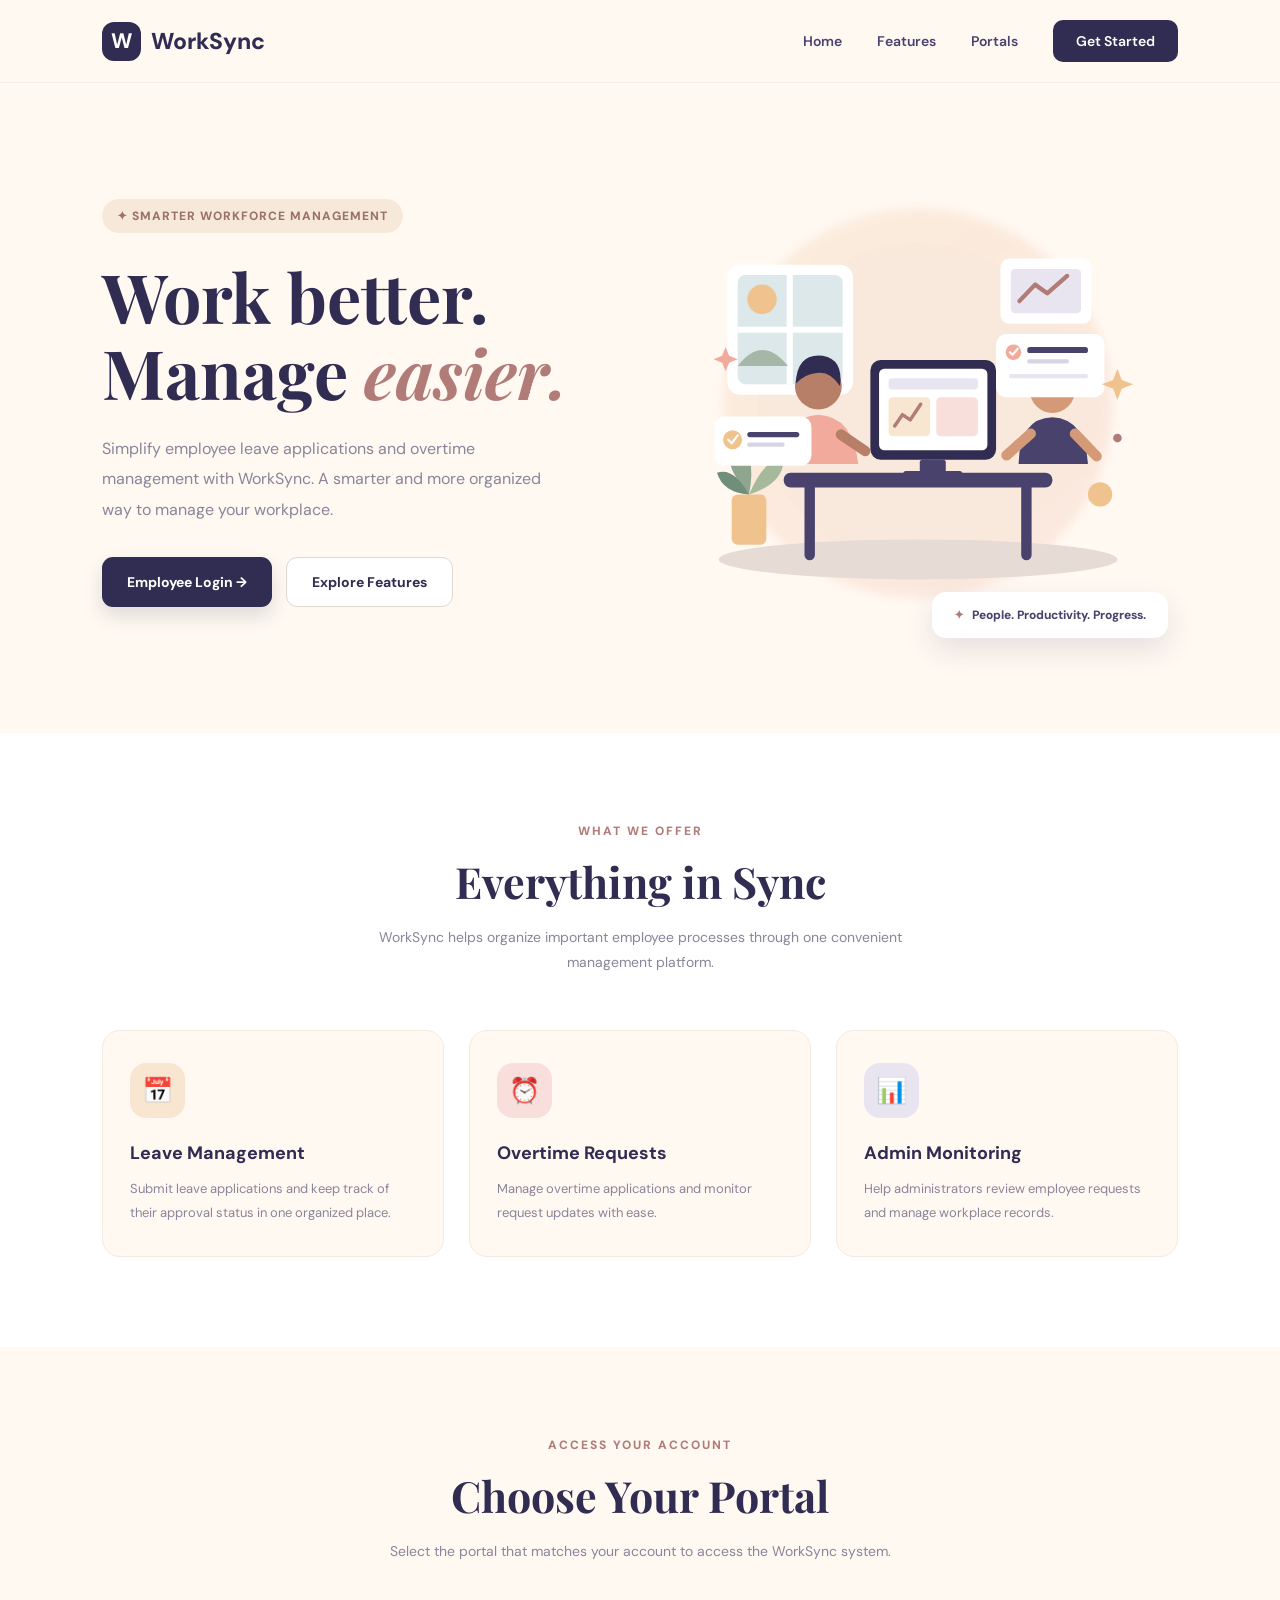
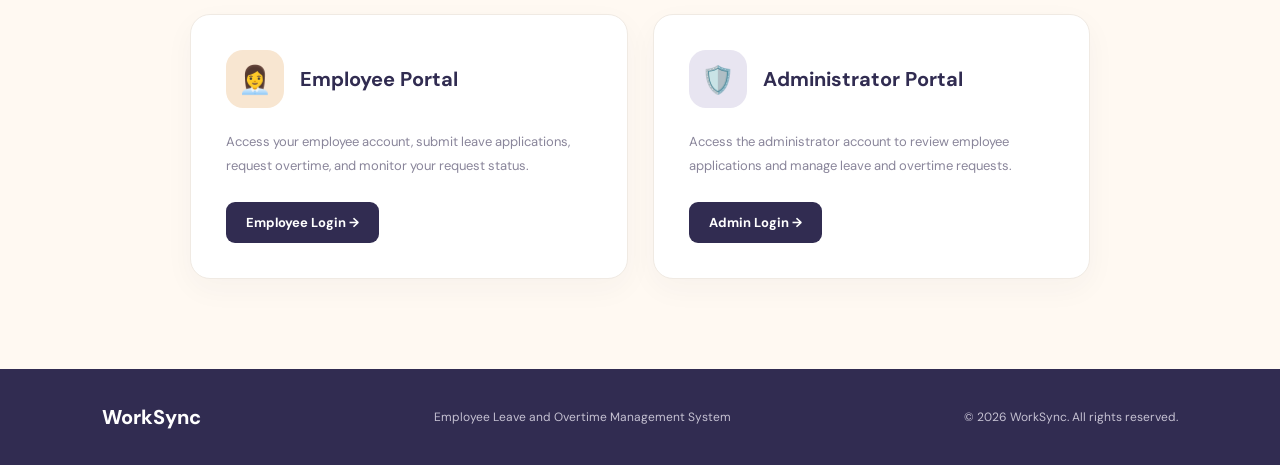
<file: WorkSync/wwwroot/index.html>
﻿
<!DOCTYPE html>
<html lang="en">
<head>
    <meta charset="UTF-8">
    <meta name="viewport" content="width=device-width, initial-scale=1.0">
    <title>WorkSync | Employee Management System</title>

    <link rel="preconnect" href="https://fonts.googleapis.com">
    <link rel="preconnect" href="https://fonts.gstatic.com" crossorigin>
    <link href="https://fonts.googleapis.com/css2?family=DM+Sans:wght@400;500;600;700;800&family=Playfair+Display:wght@600;700;800&display=swap" rel="stylesheet">

    <style>
        :root {
            --indigo: #312C51;
            --purple: #48426D;
            --peach: #F0C38E;
            --pink: #F1AA9B;
            --cream: #FFF9F2;
            --white: #FFFFFF;
            --text: #38344D;
            --muted: #89859A;
        }

        * {
            margin: 0;
            padding: 0;
            box-sizing: border-box;
        }

        html {
            scroll-behavior: smooth;
        }

        body {
            font-family: 'DM Sans', sans-serif;
            background: var(--cream);
            color: var(--text);
            overflow-x: hidden;
        }

        a {
            text-decoration: none;
            color: inherit;
        }

        /* NAVIGATION */

        .navbar {
            width: 100%;
            padding: 20px 8%;
            display: flex;
            justify-content: space-between;
            align-items: center;
            background: rgba(255, 249, 242, 0.95);
            position: sticky;
            top: 0;
            z-index: 100;
            backdrop-filter: blur(12px);
            border-bottom: 1px solid rgba(49, 44, 81, 0.06);
        }

        .logo {
            display: flex;
            align-items: center;
            gap: 10px;
            color: var(--indigo);
            font-size: 23px;
            font-weight: 800;
        }

        .logo-icon {
            width: 39px;
            height: 39px;
            border-radius: 12px;
            background: var(--indigo);
            color: white;
            display: flex;
            align-items: center;
            justify-content: center;
            font-size: 21px;
        }

        .nav-links {
            display: flex;
            align-items: center;
            gap: 35px;
        }

            .nav-links a {
                color: var(--purple);
                font-size: 14px;
                font-weight: 600;
                transition: 0.3s;
            }

                .nav-links a:hover {
                    color: #B17C78;
                }

        .nav-button {
            background: var(--indigo);
            color: white !important;
            padding: 12px 23px;
            border-radius: 10px;
        }

            .nav-button:hover {
                background: var(--purple);
                transform: translateY(-2px);
            }

        /* HERO SECTION */

        .hero {
            min-height: 650px;
            padding: 75px 8% 85px;
            display: grid;
            grid-template-columns: 1fr 1fr;
            align-items: center;
            gap: 35px;
            overflow: hidden;
        }

        .hero-content {
            max-width: 550px;
        }

        .eyebrow {
            display: inline-flex;
            align-items: center;
            gap: 8px;
            background: #F7E9DA;
            color: #9B716C;
            padding: 9px 15px;
            border-radius: 30px;
            font-size: 12px;
            font-weight: 800;
            letter-spacing: 1px;
            margin-bottom: 25px;
        }

        .hero h1 {
            font-family: 'Playfair Display', serif;
            font-size: clamp(43px, 5.5vw, 68px);
            line-height: 1.12;
            color: var(--indigo);
            margin-bottom: 24px;
        }

            .hero h1 span {
                color: #B17C78;
                font-style: italic;
            }

        .hero-description {
            max-width: 470px;
            color: var(--muted);
            font-size: 16px;
            line-height: 1.9;
            margin-bottom: 32px;
        }

        .hero-buttons {
            display: flex;
            gap: 14px;
            flex-wrap: wrap;
        }

        .primary-button,
        .secondary-button {
            display: inline-flex;
            align-items: center;
            justify-content: center;
            padding: 15px 25px;
            border-radius: 11px;
            font-size: 14px;
            font-weight: 700;
            transition: 0.3s;
        }

        .primary-button {
            background: var(--indigo);
            color: white;
            box-shadow: 0 9px 20px rgba(49, 44, 81, 0.15);
        }

            .primary-button:hover {
                background: var(--purple);
                transform: translateY(-3px);
            }

        .secondary-button {
            border: 1px solid #DED8D1;
            color: var(--indigo);
            background: white;
        }

            .secondary-button:hover {
                border-color: var(--purple);
                transform: translateY(-3px);
            }

        /* GRAPHIC ILLUSTRATION */

        .illustration-area {
            position: relative;
            min-height: 480px;
            display: flex;
            justify-content: center;
            align-items: center;
        }

        .illustration-circle {
            position: absolute;
            width: 390px;
            height: 390px;
            border-radius: 50%;
            background: linear-gradient(135deg, var(--peach), var(--pink));
            opacity: 0.22;
            filter: blur(5px);
        }

        .office-illustration {
            position: relative;
            width: 100%;
            max-width: 600px;
            z-index: 2;
            overflow: visible;
            animation: floatIllustration 5s ease-in-out infinite;
        }

        .illustration-caption {
            position: absolute;
            bottom: 5px;
            right: 10px;
            z-index: 3;
            padding: 15px 22px;
            background: white;
            border-radius: 14px;
            box-shadow: 0 12px 30px rgba(49, 44, 81, 0.12);
            color: var(--purple);
            font-size: 12px;
            font-weight: 800;
        }

            .illustration-caption span {
                color: #B17C78;
                margin-right: 5px;
            }

        @keyframes floatIllustration {
            0%, 100% {
                transform: translateY(0);
            }

            50% {
                transform: translateY(-10px);
            }
        }

        /* FEATURES */

        .features {
            padding: 90px 8%;
            background: white;
            text-align: center;
        }

        .section-label {
            color: #B17C78;
            font-size: 12px;
            font-weight: 800;
            letter-spacing: 2px;
            margin-bottom: 13px;
        }

        .section-title {
            font-family: 'Playfair Display', serif;
            font-size: clamp(30px, 4vw, 43px);
            color: var(--indigo);
            margin-bottom: 15px;
        }

        .section-description {
            color: var(--muted);
            max-width: 570px;
            margin: 0 auto;
            font-size: 14px;
            line-height: 1.8;
        }

        .feature-grid {
            display: grid;
            grid-template-columns: repeat(3, 1fr);
            gap: 25px;
            margin-top: 55px;
            text-align: left;
        }

        .feature-card {
            padding: 32px 27px;
            border-radius: 18px;
            background: var(--cream);
            border: 1px solid #F0EAE3;
            transition: 0.3s;
        }

            .feature-card:hover {
                transform: translateY(-7px);
                box-shadow: 0 15px 35px rgba(49, 44, 81, 0.08);
            }

        .feature-icon {
            width: 55px;
            height: 55px;
            border-radius: 16px;
            display: flex;
            justify-content: center;
            align-items: center;
            font-size: 25px;
            margin-bottom: 23px;
        }

        .icon-peach {
            background: #F8E6D1;
        }

        .icon-pink {
            background: #F8DFDC;
        }

        .icon-purple {
            background: #E8E5F1;
        }

        .feature-card h3 {
            color: var(--indigo);
            font-size: 18px;
            margin-bottom: 12px;
        }

        .feature-card p {
            color: var(--muted);
            font-size: 13px;
            line-height: 1.8;
        }

        /* PORTAL SECTION */

        .portals {
            padding: 90px 8%;
            text-align: center;
        }

        .portal-grid {
            display: grid;
            grid-template-columns: repeat(2, 1fr);
            gap: 25px;
            max-width: 900px;
            margin: 50px auto 0;
            text-align: left;
        }

        .portal-card {
            padding: 35px;
            border-radius: 20px;
            background: white;
            border: 1px solid #F0EAE3;
            box-shadow: 0 10px 30px rgba(49, 44, 81, 0.04);
            transition: 0.3s;
        }

            .portal-card:hover {
                transform: translateY(-6px);
                box-shadow: 0 15px 35px rgba(49, 44, 81, 0.10);
            }

        .portal-top {
            display: flex;
            align-items: center;
            gap: 16px;
            margin-bottom: 22px;
        }

        .portal-icon {
            width: 58px;
            height: 58px;
            border-radius: 17px;
            display: flex;
            align-items: center;
            justify-content: center;
            font-size: 27px;
        }

        .employee-icon {
            background: #F8E6D1;
        }

        .admin-icon {
            background: #E8E5F1;
        }

        .portal-card h3 {
            color: var(--indigo);
            font-size: 20px;
        }

        .portal-card p {
            color: var(--muted);
            font-size: 13px;
            line-height: 1.8;
            margin-bottom: 25px;
        }

        .portal-link {
            display: inline-block;
            background: var(--indigo);
            color: white;
            padding: 12px 20px;
            border-radius: 9px;
            font-size: 13px;
            font-weight: 700;
            transition: 0.3s;
        }

            .portal-link:hover {
                background: var(--purple);
                transform: translateY(-2px);
            }

        /* FOOTER */

        footer {
            background: var(--indigo);
            color: white;
            padding: 35px 8%;
            display: flex;
            justify-content: space-between;
            align-items: center;
            gap: 20px;
            flex-wrap: wrap;
        }

        .footer-logo {
            font-size: 20px;
            font-weight: 800;
        }

        footer p {
            color: #C5C1D2;
            font-size: 12px;
        }

        /* RESPONSIVE DESIGN */

        @media (max-width: 900px) {
            .hero {
                grid-template-columns: 1fr;
                text-align: center;
                padding-top: 60px;
            }

            .hero-content {
                margin: auto;
            }

            .hero-description {
                margin-left: auto;
                margin-right: auto;
            }

            .hero-buttons {
                justify-content: center;
            }

            .illustration-area {
                max-width: 600px;
                width: 100%;
                margin: auto;
            }

            .feature-grid {
                grid-template-columns: repeat(2, 1fr);
            }
        }

        @media (max-width: 650px) {
            .navbar {
                padding: 16px 5%;
            }

            .nav-links {
                gap: 12px;
            }

                .nav-links a:not(.nav-button) {
                    display: none;
                }

            .logo {
                font-size: 20px;
            }

            .nav-button {
                padding: 10px 15px;
                font-size: 12px !important;
            }

            .hero {
                padding: 55px 6%;
            }

            .illustration-area {
                min-height: 350px;
                padding: 5px;
            }

            .office-illustration {
                width: 100%;
            }

            .illustration-circle {
                width: 260px;
                height: 260px;
            }

            .illustration-caption {
                bottom: -5px;
                right: 0;
                font-size: 10px;
                padding: 11px 14px;
            }

            .features,
            .portals {
                padding: 70px 6%;
            }

            .feature-grid,
            .portal-grid {
                grid-template-columns: 1fr;
            }

            footer {
                text-align: center;
                justify-content: center;
            }
        }

        @media (prefers-reduced-motion: reduce) {
            *,
            *::before,
            *::after {
                animation-duration: 0.01ms !important;
                transition-duration: 0.01ms !important;
                scroll-behavior: auto !important;
            }
        }
    </style>
</head>

<body>

    <!-- NAVIGATION -->
    <nav class="navbar">
        <a href="index.html" class="logo">
            <div class="logo-icon">W</div>
            WorkSync
        </a>

        <div class="nav-links">
            <a href="#home">Home</a>
            <a href="#features">Features</a>
            <a href="#portals">Portals</a>
            <a href="employee-login.html" class="nav-button">Get Started</a>
        </div>
    </nav>


    <!-- HERO SECTION -->
    <section class="hero" id="home">

        <div class="hero-content">

            <div class="eyebrow">
                ✦ SMARTER WORKFORCE MANAGEMENT
            </div>

            <h1>
                Work better.<br>
                Manage <span>easier.</span>
            </h1>

            <p class="hero-description">
                Simplify employee leave applications and overtime
                management with WorkSync. A smarter and more organized
                way to manage your workplace.
            </p>

            <div class="hero-buttons">
                <a href="employee-login.html" class="primary-button">
                    Employee Login →
                </a>

                <a href="#features" class="secondary-button">
                    Explore Features
                </a>
            </div>

        </div>


        <!-- GRAPHIC ILLUSTRATION -->
        <div class="illustration-area">

            <div class="illustration-circle"></div>

            <svg class="office-illustration"
                 viewBox="0 0 600 490"
                 xmlns="http://www.w3.org/2000/svg"
                 role="img"
                 aria-label="Illustration of employees working together with a digital management dashboard">

                <!-- BACKGROUND SHAPES -->
                <circle cx="300" cy="245" r="185" fill="#F8E9DC" />

                <circle cx="100" cy="110" r="13" fill="#F0C38E" />
                <circle cx="490" cy="95" r="9" fill="#F1AA9B" />
                <circle cx="510" cy="350" r="14" fill="#F0C38E" />

                <!-- FLOOR -->
                <ellipse cx="300" cy="425" rx="230" ry="23" fill="#E6DCD5" />

                <!-- WINDOW -->
                <rect x="80" y="85" width="145" height="150"
                      rx="15" fill="#FFFFFF" />

                <rect x="92" y="97" width="121" height="126"
                      rx="9" fill="#DCE8EA" />

                <path d="M152 97 V223 M92 160 H213"
                      stroke="#FFFFFF" stroke-width="7" />

                <circle cx="120" cy="125" r="17" fill="#F0C38E" />
                <path d="M92 202 Q120 165 150 202"
                      fill="#A6B7A8" />

                <!-- WALL DECORATION -->
                <rect x="395" y="78" width="105" height="75"
                      rx="10" fill="#FFFFFF" />

                <rect x="407" y="90" width="81" height="51"
                      rx="5" fill="#E9E5F0" />

                <path d="M417 127 L435 108 L449 118 L472 98"
                      stroke="#B17C78"
                      stroke-width="5"
                      fill="none"
                      stroke-linecap="round"
                      stroke-linejoin="round" />

                <!-- DESK -->
                <rect x="145" y="325" width="310" height="17"
                      rx="8" fill="#48426D" />

                <path d="M175 342 V420 M425 342 V420"
                      stroke="#48426D"
                      stroke-width="12"
                      stroke-linecap="round" />

                <!-- MONITOR -->
                <rect x="245" y="195" width="145" height="115"
                      rx="12" fill="#312C51" />

                <rect x="255" y="205" width="125" height="94"
                      rx="6" fill="#FFFFFF" />

                <rect x="266" y="216" width="103" height="13"
                      rx="4" fill="#E8E5F1" />

                <rect x="266" y="238" width="48" height="45"
                      rx="5" fill="#F8E6D1" />

                <rect x="321" y="238" width="48" height="45"
                      rx="5" fill="#F8DFDC" />

                <path d="M273 271 L282 258 L291 264 L303 246"
                      stroke="#B17C78"
                      stroke-width="4"
                      fill="none"
                      stroke-linecap="round"
                      stroke-linejoin="round" />

                <rect x="302" y="310" width="30" height="15"
                      rx="3" fill="#48426D" />

                <rect x="283" y="323" width="68" height="7"
                      rx="3" fill="#48426D" />

                <!-- EMPLOYEE LEFT -->
                <circle cx="185" cy="225" r="27" fill="#B77F68" />

                <path d="M159 222 Q160 187 190 190 Q214 194 210 225
                         Q198 207 183 210 Q170 211 159 222"
                      fill="#312C51" />

                <path d="M142 315 Q145 260 185 258 Q225 260 231 315"
                      fill="#F1AA9B" />

                <path d="M157 280 L135 316"
                      stroke="#B77F68"
                      stroke-width="12"
                      stroke-linecap="round" />

                <path d="M211 281 L239 300"
                      stroke="#B77F68"
                      stroke-width="12"
                      stroke-linecap="round" />

                <!-- EMPLOYEE RIGHT -->
                <circle cx="455" cy="230" r="26" fill="#D49A78" />

                <path d="M430 226 Q431 190 461 195 Q483 198 481 226
                         Q463 208 449 213 Q438 215 430 226"
                      fill="#48426D" />

                <path d="M416 315 Q417 262 455 261 Q493 263 496 315"
                      fill="#48426D" />

                <path d="M430 280 L402 305"
                      stroke="#D49A78"
                      stroke-width="12"
                      stroke-linecap="round" />

                <path d="M481 280 L506 306"
                      stroke="#D49A78"
                      stroke-width="12"
                      stroke-linecap="round" />

                <!-- PLANT -->
                <rect x="85" y="350" width="40" height="58"
                      rx="7" fill="#F0C38E" />

                <path d="M105 350 Q70 312 88 286
                         Q115 300 105 350"
                      fill="#8FA58E" />

                <path d="M105 350 Q125 305 145 310
                         Q144 338 105 350"
                      fill="#A7B99B" />

                <path d="M105 350 Q87 318 68 325
                         Q75 348 105 350"
                      fill="#718E7A" />

                <!-- FLOATING SCHEDULE CARD -->
                <rect x="390" y="165" width="125" height="73"
                      rx="12" fill="#FFFFFF" />

                <circle cx="410" cy="186" r="9" fill="#F1AA9B" />

                <path d="M406 186 L409 189 L415 182"
                      stroke="#FFFFFF"
                      stroke-width="2.5"
                      fill="none"
                      stroke-linecap="round"
                      stroke-linejoin="round" />

                <rect x="426" y="180" width="70" height="7"
                      rx="3" fill="#48426D" />

                <rect x="426" y="194" width="48" height="5"
                      rx="2" fill="#D8D4E3" />

                <rect x="405" y="211" width="91" height="5"
                      rx="2" fill="#E8E5F1" />

                <!-- FLOATING NOTIFICATION -->
                <rect x="65" y="260" width="112" height="57"
                      rx="12" fill="#FFFFFF" />

                <circle cx="86" cy="287" r="11" fill="#F0C38E" />

                <path d="M81 287 L85 291 L92 282"
                      stroke="#FFFFFF"
                      stroke-width="2.5"
                      fill="none"
                      stroke-linecap="round"
                      stroke-linejoin="round" />

                <rect x="103" y="278" width="60" height="6"
                      rx="3" fill="#48426D" />

                <rect x="103" y="290" width="43" height="5"
                      rx="2" fill="#D8D4E3" />

                <!-- DECORATIVE SPARKLES -->
                <path d="M530 205 L535 218 L548 223 L535 228 L530 241
                         L525 228 L512 223 L525 218 Z"
                      fill="#F0C38E" />

                <path d="M78 180 L82 190 L92 194 L82 198 L78 208
                         L74 198 L64 194 L74 190 Z"
                      fill="#F1AA9B" />

                <circle cx="530" cy="285" r="5" fill="#B17C78" />

            </svg>

            <div class="illustration-caption">
                <span>✦</span> People. Productivity. Progress.
            </div>

        </div>

    </section>


    <!-- FEATURES SECTION -->
    <section class="features" id="features">

        <div class="section-label">WHAT WE OFFER</div>

        <h2 class="section-title">
            Everything in Sync
        </h2>

        <p class="section-description">
            WorkSync helps organize important employee processes
            through one convenient management platform.
        </p>

        <div class="feature-grid">

            <div class="feature-card">
                <div class="feature-icon icon-peach">📅</div>

                <h3>Leave Management</h3>

                <p>
                    Submit leave applications and keep track of
                    their approval status in one organized place.
                </p>
            </div>

            <div class="feature-card">
                <div class="feature-icon icon-pink">⏰</div>

                <h3>Overtime Requests</h3>

                <p>
                    Manage overtime applications and monitor
                    request updates with ease.
                </p>
            </div>

            <div class="feature-card">
                <div class="feature-icon icon-purple">📊</div>

                <h3>Admin Monitoring</h3>

                <p>
                    Help administrators review employee requests
                    and manage workplace records.
                </p>
            </div>

        </div>

    </section>


    <!-- PORTAL SECTION -->
    <section class="portals" id="portals">

        <div class="section-label">ACCESS YOUR ACCOUNT</div>

        <h2 class="section-title">
            Choose Your Portal
        </h2>

        <p class="section-description">
            Select the portal that matches your account to
            access the WorkSync system.
        </p>

        <div class="portal-grid">

            <!-- EMPLOYEE PORTAL -->
            <div class="portal-card">

                <div class="portal-top">

                    <div class="portal-icon employee-icon">
                        👩‍💼
                    </div>

                    <h3>Employee Portal</h3>

                </div>

                <p>
                    Access your employee account, submit leave
                    applications, request overtime, and monitor
                    your request status.
                </p>

                <a href="employee-login.html" class="portal-link">
                    Employee Login →
                </a>

            </div>


            <!-- ADMIN PORTAL -->
            <div class="portal-card">

                <div class="portal-top">

                    <div class="portal-icon admin-icon">
                        🛡️
                    </div>

                    <h3>Administrator Portal</h3>

                </div>

                <p>
                    Access the administrator account to review
                    employee applications and manage leave and
                    overtime requests.
                </p>

                <a href="admin-login.html" class="portal-link">
                    Admin Login →
                </a>

            </div>

        </div>

    </section>


    <!-- FOOTER -->
    <footer>

        <div class="footer-logo">
            WorkSync
        </div>

        <p>
            Employee Leave and Overtime Management System
        </p>

        <p>
            © 2026 WorkSync. All rights reserved.
        </p>

    </footer>

</body>
</html>
</file>
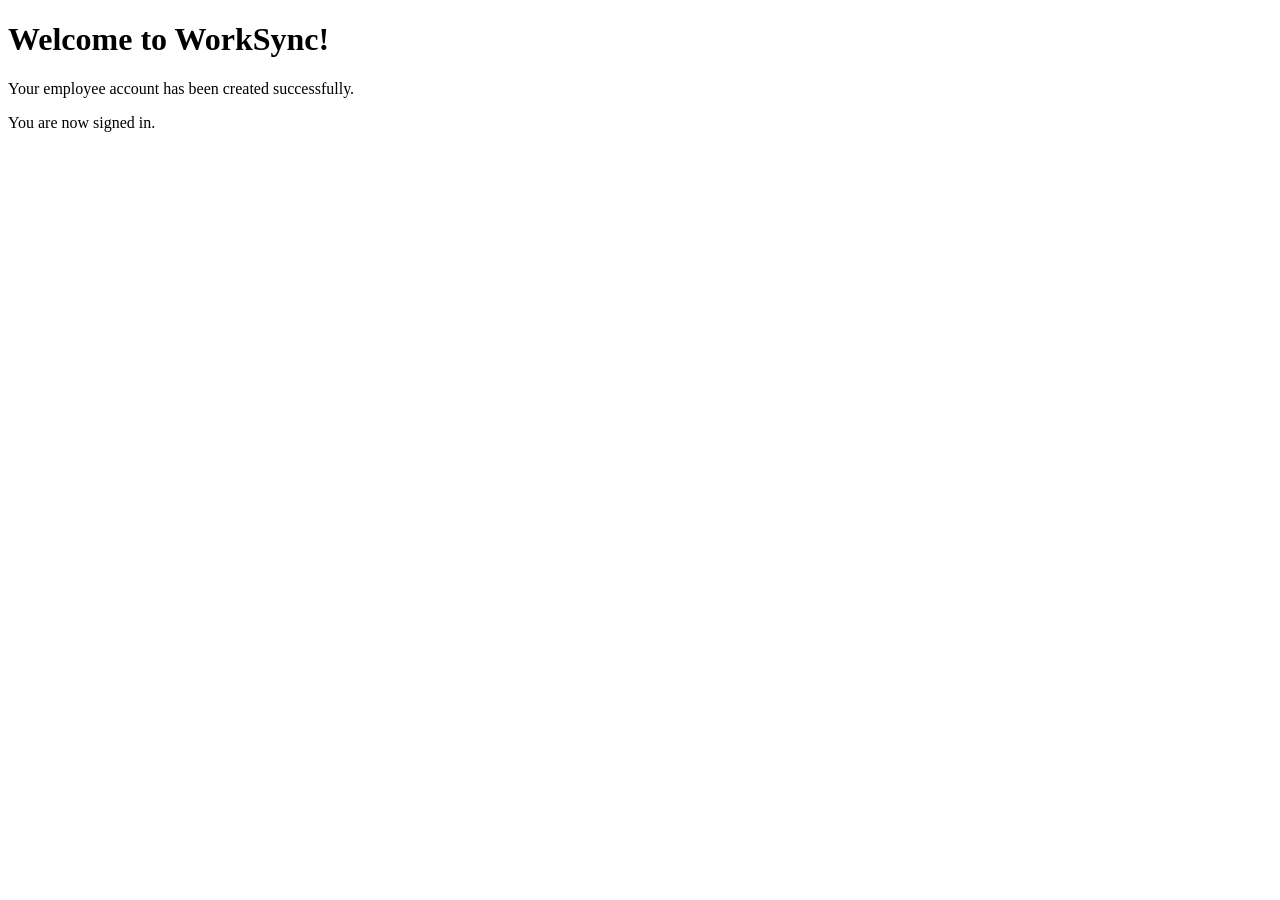
<file: WorkSync/wwwroot/employee-dashboard.html>
﻿
<!DOCTYPE html>
<html lang="en">
<head>
    <meta charset="UTF-8">
    <meta name="viewport" content="width=device-width, initial-scale=1.0">
    <title>Employee Dashboard | WorkSync</title>
</head>
<body>
    <h1>Welcome to WorkSync!</h1>
    <p>Your employee account has been created successfully.</p>
    <p>You are now signed in.</p>
</body>
</html>
</file>
